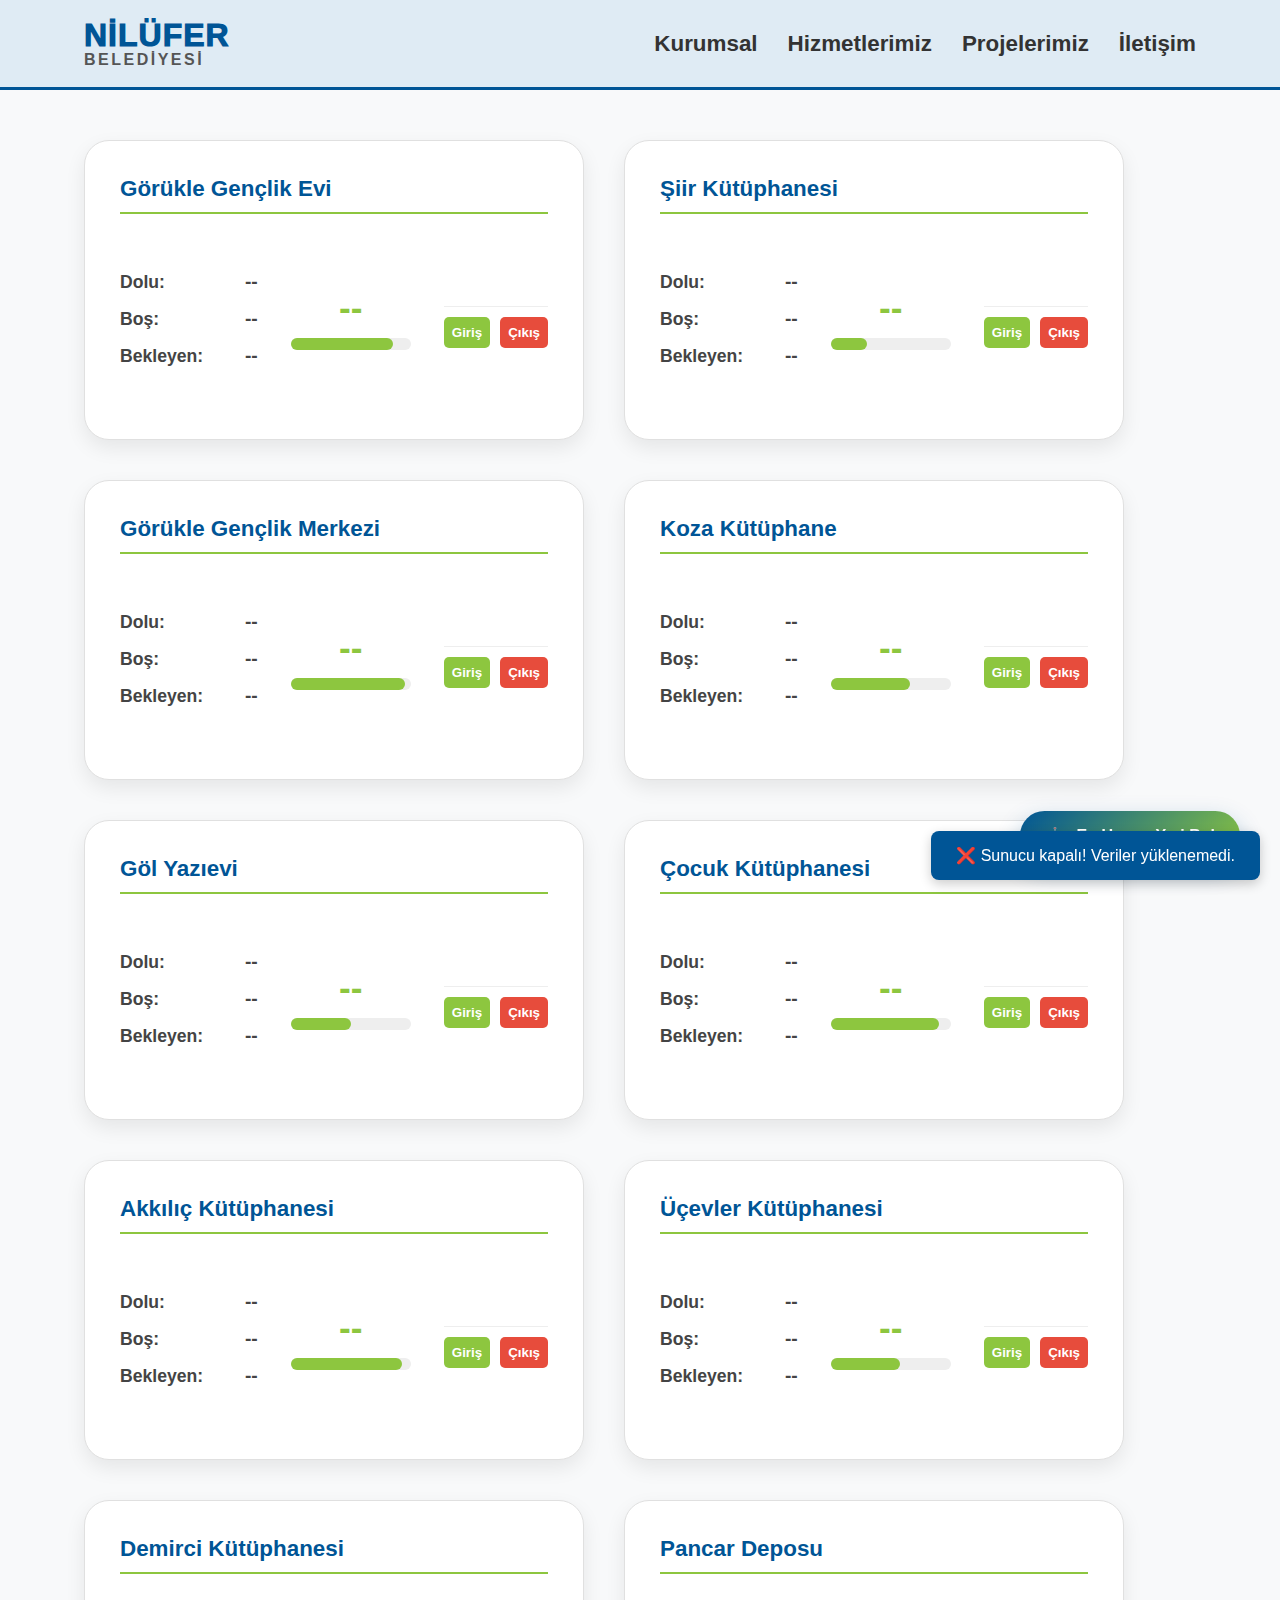
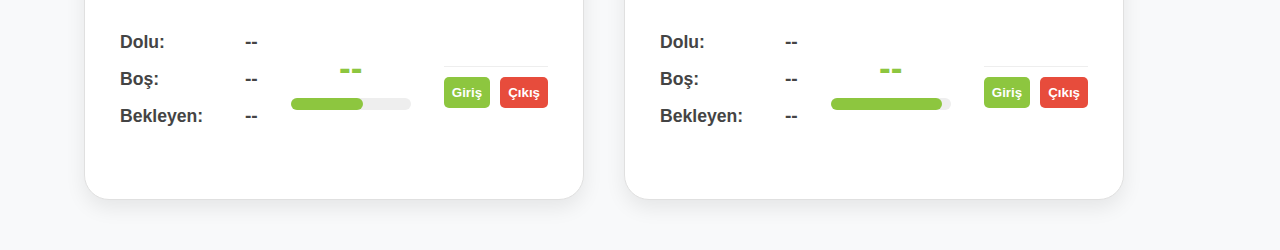
<file: kütüphane.html>
<!DOCTYPE html>
<html lang="en">
<head>
    <meta charset="UTF-8">
    <meta name="viewport" content="width=device-width, initial-scale=1.0">
    <title>Kütüphaneler</title>
    <link rel="stylesheet" href="style.css">
    <link rel="stylesheet" href="kütüphanestyle.css">
</head>
<body>
    <script src="kutuphaneJS.js"></script>
        <div id="kutuphane-ai-btn" class="ai-asistan-btn">
            <div class="ai-ikon-wrapper">🤖</div>
            <span>En Uygun Yeri Bul</span>
        </div>

        <div id="ai-panel" class="ai-panel">
            <div class="panel-ust">
                <h4>Nilüfer Akıllı Asistan</h4>
                <span id="panel-kapat">✕</span>
            </div>
            <div id="ai-sonuc" class="panel-icerik">
                <p>Butona basarak analizi başlatın...</p>
            </div>
        </div>

    <header class="ust-bilgi">
            <nav class="ana-gezinti" id="ana-menu">
                <div class="konteynir">
                    <a href="index.html" class="logo">
                        <span class="logo-metin">NİLÜFER</span>
                        <span class="logo-alt-metin">BELEDİYESİ</span>
                    </a>

                    <ul class="menu-listesi">
                        <li class="menu-ogesi"><a href="#kurumsal" class="menu-linki">Kurumsal</a></li>
                        <li class="menu-ogesi"><a href="sosyaltesisler.html" class="menu-linki">Hizmetlerimiz</a></li>
                        <li class="menu-ogesi"><a href="#projeler" class="menu-linki">Projelerimiz</a></li>
                        <li class="menu-ogesi"><a href="#iletisim" class="menu-linki">İletişim</a></li>
                    </ul>

                </div>
            </nav>
        </header>

        <section class="kutuphane-izleme-paneli">
            <div class="konteynir">
                <div class="kart-listesi">
                    
                    <div class="bilgi-karti" id="gorukle-genclik-evi">
                        <h3 class="yer-adi">Görükle Gençlik Evi</h3>
                        <div class="kart-govde">
                            <div class="sol-veriler">
                                <div class="veri-satiri"><span class="etiket">Dolu:</span> <span class="deger">--</span></div>
                                <div class="veri-satiri"><span class="etiket">Boş:</span> <span class="deger">--</span></div>
                                <div class="veri-satiri bekleyen"><span class="etiket">Bekleyen:</span> <span class="deger">--</span></div>
                            </div>
                            <div class="sag-doluluk">
                                <div class="yuzde-daire">--</div>
                                <div class="durum-bar-arkaplan">
                                    <div class="durum-bar-doluluk" style="width: 85%;"></div>
                                </div>
                            </div>
                            <div class="kart-islemler">
                                <button class="islem-btn giris-btn" onclick="kapasiteDegistir(this, 'giris')">Giriş</button>
                                <button class="islem-btn cikis-btn" onclick="kapasiteDegistir(this, 'cikis')">Çıkış</button>
                            </div>
                        </div>
                    </div>

                    <div class="bilgi-karti" id="siir-kutuphanesi">
                        <h3 class="yer-adi">Şiir Kütüphanesi</h3>
                        <div class="kart-govde">
                            <div class="sol-veriler">
                                <div class="veri-satiri"><span class="etiket">Dolu:</span> <span class="deger">--</span></div>
                                <div class="veri-satiri"><span class="etiket">Boş:</span> <span class="deger">--</span></div>
                                <div class="veri-satiri"><span class="etiket">Bekleyen:</span> <span class="deger">--</span></div>
                            </div>
                            <div class="sag-doluluk">
                                <div class="yuzde-daire">--</div>
                                <div class="durum-bar-arkaplan">
                                    <div class="durum-bar-doluluk" style="width: 30%;"></div>
                                </div>
                            </div>
                            <div class="kart-islemler">
                                <button class="islem-btn giris-btn" onclick="kapasiteDegistir(this, 'giris')">Giriş</button>
                                <button class="islem-btn cikis-btn" onclick="kapasiteDegistir(this, 'cikis')">Çıkış</button>
                            </div>
                        </div>
                    </div>

                    <div class="bilgi-karti" id="gorukle-genclik-merkezi">
                        <h3 class="yer-adi">Görükle Gençlik Merkezi</h3>
                        <div class="kart-govde">
                            <div class="sol-veriler">
                                <div class="veri-satiri"><span class="etiket">Dolu:</span> <span class="deger">--</span></div>
                                <div class="veri-satiri"><span class="etiket">Boş:</span> <span class="deger">--</span></div>
                                <div class="veri-satiri bekleyen-kritik"><span class="etiket">Bekleyen:</span> <span class="deger">--</span></div>
                            </div>
                            <div class="sag-doluluk">
                                <div class="yuzde-daire">--</div>
                                <div class="durum-bar-arkaplan">
                                    <div class="durum-bar-doluluk" style="width: 95%;"></div>
                                </div>
                            </div>
                            <div class="kart-islemler">
                                <button class="islem-btn giris-btn" onclick="kapasiteDegistir(this, 'giris')">Giriş</button>
                                <button class="islem-btn cikis-btn" onclick="kapasiteDegistir(this, 'cikis')">Çıkış</button>
                            </div>
                        </div>
                    </div>

                    <div class="bilgi-karti" id="koza-kutuphane">
                        <h3 class="yer-adi">Koza Kütüphane</h3>
                        <div class="kart-govde">
                            <div class="sol-veriler">
                                <div class="veri-satiri"><span class="etiket">Dolu:</span> <span class="deger">--</span></div>
                                <div class="veri-satiri"><span class="etiket">Boş:</span> <span class="deger">--</span></div>
                                <div class="veri-satiri"><span class="etiket">Bekleyen:</span> <span class="deger">--</span></div>
                            </div>
                            <div class="sag-doluluk">
                                <div class="yuzde-daire">--</div>
                                <div class="durum-bar-arkaplan">
                                    <div class="durum-bar-doluluk" style="width: 66%;"></div>
                                </div>
                            </div>
                            <div class="kart-islemler">
                                <button class="islem-btn giris-btn" onclick="kapasiteDegistir(this, 'giris')">Giriş</button>
                                <button class="islem-btn cikis-btn" onclick="kapasiteDegistir(this, 'cikis')">Çıkış</button>
                            </div>
                        </div>
                    </div>

                    <div class="bilgi-karti" id="gol-yazievi">
                        <h3 class="yer-adi">Göl Yazıevi</h3>
                        <div class="kart-govde">
                            <div class="sol-veriler">
                                <div class="veri-satiri"><span class="etiket">Dolu:</span> <span class="deger">--</span></div>
                                <div class="veri-satiri"><span class="etiket">Boş:</span> <span class="deger">--</span></div>
                                <div class="veri-satiri"><span class="etiket">Bekleyen:</span> <span class="deger">--</span></div>
                            </div>
                            <div class="sag-doluluk">
                                <div class="yuzde-daire">--</div>
                                <div class="durum-bar-arkaplan">
                                    <div class="durum-bar-doluluk" style="width: 50%;"></div>
                                </div>
                            </div>
                            <div class="kart-islemler">
                                <button class="islem-btn giris-btn" onclick="kapasiteDegistir(this, 'giris')">Giriş</button>
                                <button class="islem-btn cikis-btn" onclick="kapasiteDegistir(this, 'cikis')">Çıkış</button>
                            </div>
                        </div>
                    </div>

                    <div class="bilgi-karti" id="cocuk-kutuphanesi">
                        <h3 class="yer-adi">Çocuk Kütüphanesi</h3>
                        <div class="kart-govde">
                            <div class="sol-veriler">
                                <div class="veri-satiri"><span class="etiket">Dolu:</span> <span class="deger">--</span></div>
                                <div class="veri-satiri"><span class="etiket">Boş:</span> <span class="deger">--</span></div>
                                <div class="veri-satiri"><span class="etiket">Bekleyen:</span> <span class="deger">--</span></div>
                            </div>
                            <div class="sag-doluluk">
                                <div class="yuzde-daire">--</div>
                                <div class="durum-bar-arkaplan">
                                    <div class="durum-bar-doluluk" style="width: 90%;"></div>
                                </div>
                            </div>
                            <div class="kart-islemler">
                                <button class="islem-btn giris-btn" onclick="kapasiteDegistir(this, 'giris')">Giriş</button>
                                <button class="islem-btn cikis-btn" onclick="kapasiteDegistir(this, 'cikis')">Çıkış</button>
                            </div>
                        </div>
                    </div>

                    <div class="bilgi-karti" id="akkilic-kutuphanesi">
                        <h3 class="yer-adi">Akkılıç Kütüphanesi</h3>
                        <div class="kart-govde">
                            <div class="sol-veriler">
                                <div class="veri-satiri"><span class="etiket">Dolu:</span> <span class="deger">--</span></div>
                                <div class="veri-satiri"><span class="etiket">Boş:</span> <span class="deger">--</span></div>
                                <div class="veri-satiri"><span class="etiket">Bekleyen:</span> <span class="deger">--</span></div>
                            </div>
                            <div class="sag-doluluk">
                                <div class="yuzde-daire">--</div>
                                <div class="durum-bar-arkaplan">
                                    <div class="durum-bar-doluluk" style="width: 93%;"></div>
                                </div>
                            </div>
                            <div class="kart-islemler">
                                <button class="islem-btn giris-btn" onclick="kapasiteDegistir(this, 'giris')">Giriş</button>
                                <button class="islem-btn cikis-btn" onclick="kapasiteDegistir(this, 'cikis')">Çıkış</button>
                            </div>
                        </div>
                    </div>

                    <div class="bilgi-karti" id="ucevler-kutuphanesi">
                        <h3 class="yer-adi">Üçevler Kütüphanesi</h3>
                        <div class="kart-govde">
                            <div class="sol-veriler">
                                <div class="veri-satiri"><span class="etiket">Dolu:</span> <span class="deger">--</span></div>
                                <div class="veri-satiri"><span class="etiket">Boş:</span> <span class="deger">--</span></div>
                                <div class="veri-satiri"><span class="etiket">Bekleyen:</span> <span class="deger">--</span></div>
                            </div>
                            <div class="sag-doluluk">
                                <div class="yuzde-daire">--</div>
                                <div class="durum-bar-arkaplan">
                                    <div class="durum-bar-doluluk" style="width: 58%;"></div>
                                </div>
                            </div>
                            <div class="kart-islemler">
                                <button class="islem-btn giris-btn" onclick="kapasiteDegistir(this, 'giris')">Giriş</button>
                                <button class="islem-btn cikis-btn" onclick="kapasiteDegistir(this, 'cikis')">Çıkış</button>
                            </div>
                        </div>
                    </div>

                    <div class="bilgi-karti" id="demirci-kutuphanesi">
                        <h3 class="yer-adi">Demirci Kütüphanesi</h3>
                        <div class="kart-govde">
                            <div class="sol-veriler">
                                <div class="veri-satiri"><span class="etiket">Dolu:</span> <span class="deger">--</span></div>
                                <div class="veri-satiri"><span class="etiket">Boş:</span> <span class="deger">--</span></div>
                                <div class="veri-satiri"><span class="etiket">Bekleyen:</span> <span class="deger">--</span></div>
                            </div>
                            <div class="sag-doluluk">
                                <div class="yuzde-daire">--</div>
                                <div class="durum-bar-arkaplan">
                                    <div class="durum-bar-doluluk" style="width: 60%;"></div>
                                </div>
                            </div>
                            <div class="kart-islemler">
                                <button class="islem-btn giris-btn" onclick="kapasiteDegistir(this, 'giris')">Giriş</button>
                                <button class="islem-btn cikis-btn" onclick="kapasiteDegistir(this, 'cikis')">Çıkış</button>
                            </div>
                        </div>
                    </div>

                    <div class="bilgi-karti" id="pancar-deposu">
                        <h3 class="yer-adi">Pancar Deposu</h3>
                        <div class="kart-govde">
                            <div class="sol-veriler">
                                <div class="veri-satiri"><span class="etiket">Dolu:</span> <span class="deger">--</span></div>
                                <div class="veri-satiri"><span class="etiket">Boş:</span> <span class="deger">--</span></div>
                                <div class="veri-satiri bekleyen-kritik"><span class="etiket">Bekleyen:</span> <span class="deger">--</span></div>
                            </div>
                            <div class="sag-doluluk">
                                <div class="yuzde-daire">--</div>
                                <div class="durum-bar-arkaplan">
                                    <div class="durum-bar-doluluk" style="width: 93%;"></div>
                                </div>
                            </div>
                            <div class="kart-islemler">
                                <button class="islem-btn giris-btn" onclick="kapasiteDegistir(this, 'giris')">Giriş</button>
                                <button class="islem-btn cikis-btn" onclick="kapasiteDegistir(this, 'cikis')">Çıkış</button>
                            </div>
                        </div>
                    </div>

                </div> </div>
        </section>
</body>
</html>
</file>
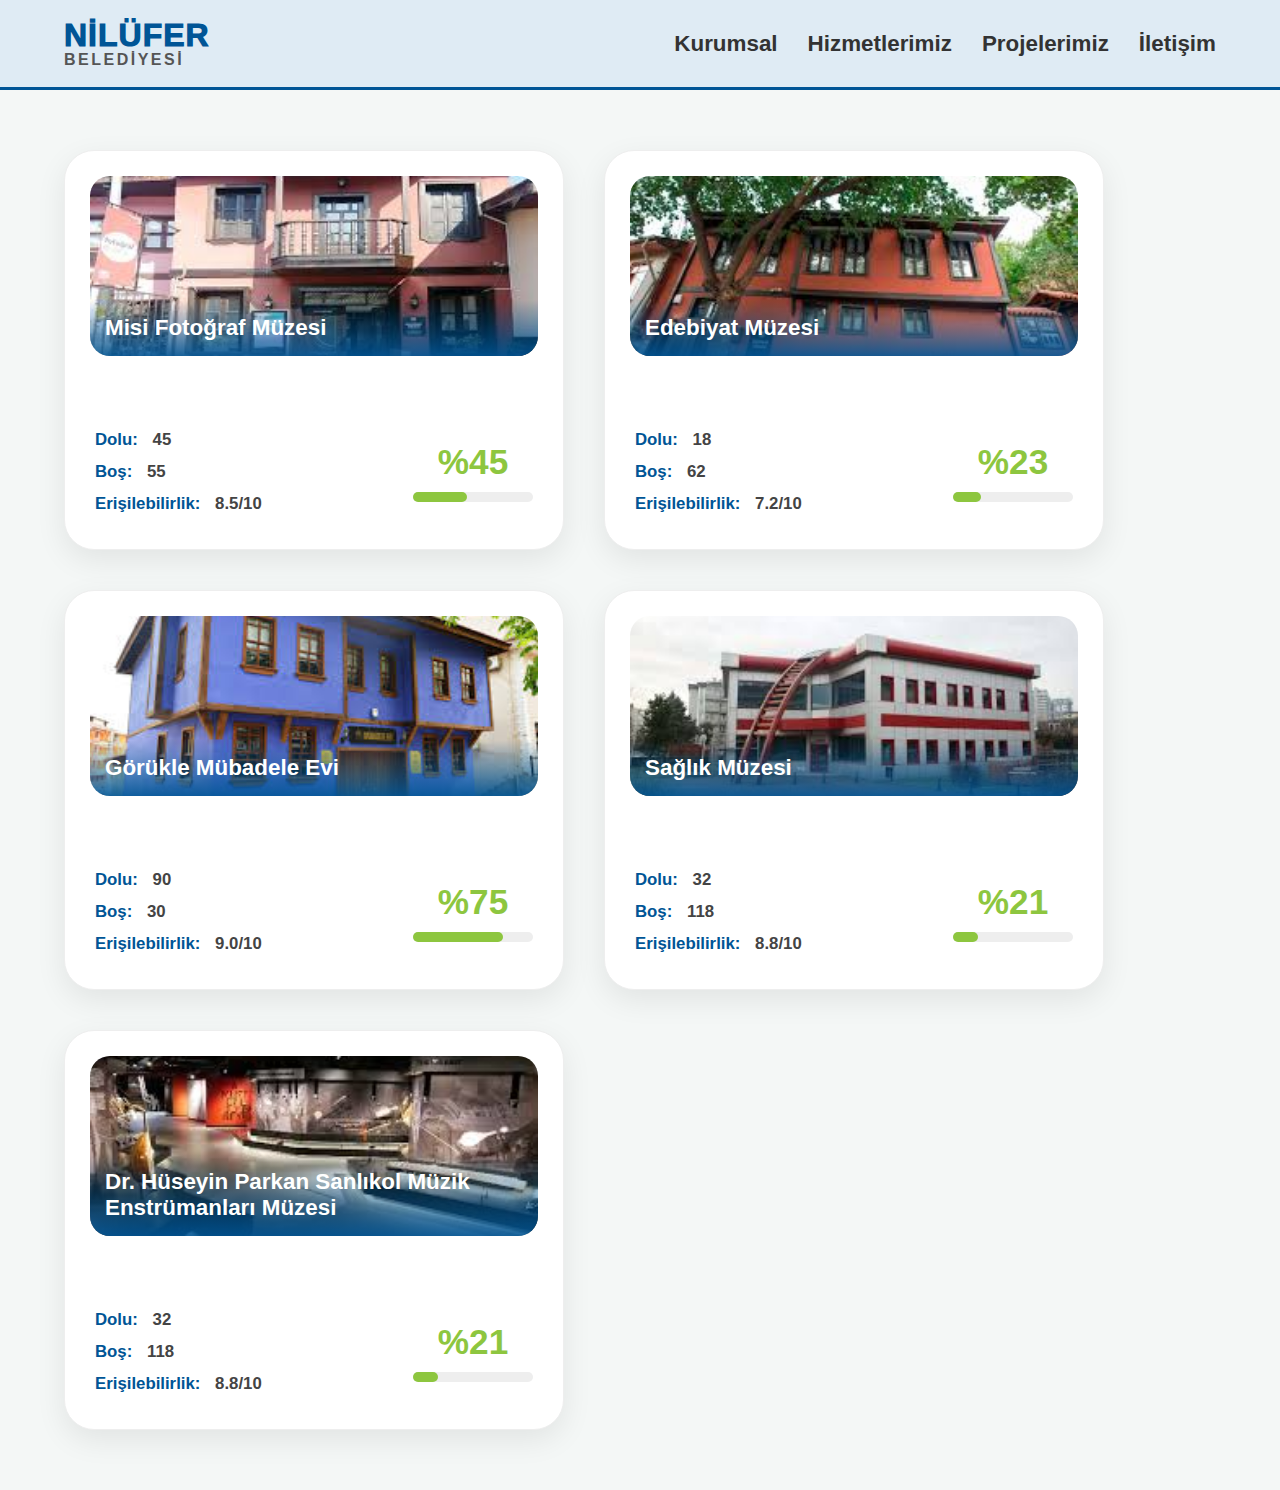
<file: müzeler.html>
<!DOCTYPE html>
<html lang="en">
<head>
    <meta charset="UTF-8">
    <meta name="viewport" content="width=device-width, initial-scale=1.0">
    <title>Müzeler</title>
    <link rel="stylesheet" href="style.css">
    <link rel="stylesheet" href="müzestyle.css">
    <link rel="stylesheet" href="müzekontrol.js">
</head>
<body>
     <script src="müzekontrol.js"></script>
     
    <header class="ust-bilgi">
            <nav class="ana-gezinti" id="ana-menu">
                <div class="konteynir">
                    <a href="index.html" class="logo">
                        <span class="logo-metin">NİLÜFER</span>
                        <span class="logo-alt-metin">BELEDİYESİ</span>
                    </a>

                    <ul class="menu-listesi">
                        <li class="menu-ogesi"><a href="#kurumsal" class="menu-linki">Kurumsal</a></li>
                        <li class="menu-ogesi"><a href="sosyaltesisler.html" class="menu-linki">Hizmetlerimiz</a></li>
                        <li class="menu-ogesi"><a href="#projeler" class="menu-linki">Projelerimiz</a></li>
                        <li class="menu-ogesi"><a href="#iletisim" class="menu-linki">İletişim</a></li>
                    </ul>

                </div>
            </nav>
        </header>

        <section class="muze-izleme-paneli">
    <div class="konteynir">
        <div class="kart-listesi">

            <div class="bilgi-karti" id="muze-misi-foto">
                <div class="muze-ust">
                    <img src="img/misifotograf.jpg" class="muze-gorsel" alt="Misi Fotoğraf Müzesi">
                    <h3 class="yer-adi">Misi Fotoğraf Müzesi</h3>
                </div>
                <div class="kart-govde">
                    <div class="sol-veriler">
                        <div class="veri-satiri"><span class="etiket">Dolu:</span> <span class="deger" data-val="dolu">--</span></div>
                        <div class="veri-satiri"><span class="etiket">Boş:</span> <span class="deger" data-val="bos">--</span></div>
                        <div class="veri-satiri"><span class="etiket">Erişilebilirlik:</span> <span class="deger">8.5/10</span></div>
                    </div>
                    <div class="sag-doluluk">
                        <div class="yuzde-daire">%--</div>
                        <div class="durum-bar-arkaplan">
                            <div class="durum-bar-doluluk" style="width: 0%;"></div>
                        </div>
                    </div>
                </div>
            </div>

            <div class="bilgi-karti" id="muze-edebiyat">
                <div class="muze-ust">
                    <img src="img/edebiyatmüze.jpg" class="muze-gorsel" alt="Edebiyat Müzesi">
                    <h3 class="yer-adi">Edebiyat Müzesi</h3>
                </div>
                <div class="kart-govde">
                    <div class="sol-veriler">
                        <div class="veri-satiri"><span class="etiket">Dolu:</span> <span class="deger" data-val="dolu">--</span></div>
                        <div class="veri-satiri"><span class="etiket">Boş:</span> <span class="deger" data-val="bos">--</span></div>
                        <div class="veri-satiri"><span class="etiket">Erişilebilirlik:</span> <span class="deger">7.2/10</span></div>
                    </div>
                    <div class="sag-doluluk">
                        <div class="yuzde-daire">%--</div>
                        <div class="durum-bar-arkaplan">
                            <div class="durum-bar-doluluk" style="width: 0%;"></div>
                        </div>
                    </div>
                </div>
            </div>

            <div class="bilgi-karti" id="muze-mubadele">
                <div class="muze-ust">
                    <img src="img/mübadeleevi.jpg" class="muze-gorsel" alt="Mübadele Evi">
                    <h3 class="yer-adi">Görükle Mübadele Evi</h3>
                </div>
                <div class="kart-govde">
                    <div class="sol-veriler">
                        <div class="veri-satiri"><span class="etiket">Dolu:</span> <span class="deger" data-val="dolu">--</span></div>
                        <div class="veri-satiri"><span class="etiket">Boş:</span> <span class="deger" data-val="bos">--</span></div>
                        <div class="veri-satiri"><span class="etiket">Erişilebilirlik:</span> <span class="deger">9.0/10</span></div>
                    </div>
                    <div class="sag-doluluk">
                        <div class="yuzde-daire">%--</div>
                        <div class="durum-bar-arkaplan">
                            <div class="durum-bar-doluluk" style="width: 0%;"></div>
                        </div>
                    </div>
                </div>
            </div>

            <div class="bilgi-karti" id="muze-saglik">
                <div class="muze-ust">
                    <img src="img/saglikmüze.jpg" class="muze-gorsel" alt="Sağlık Müzesi">
                    <h3 class="yer-adi">Sağlık Müzesi</h3>
                </div>
                <div class="kart-govde">
                    <div class="sol-veriler">
                        <div class="veri-satiri"><span class="etiket">Dolu:</span> <span class="deger" data-val="dolu">--</span></div>
                        <div class="veri-satiri"><span class="etiket">Boş:</span> <span class="deger" data-val="bos">--</span></div>
                        <div class="veri-satiri"><span class="etiket">Erişilebilirlik:</span> <span class="deger">8.8/10</span></div>
                    </div>
                    <div class="sag-doluluk">
                        <div class="yuzde-daire">%--</div>
                        <div class="durum-bar-arkaplan">
                            <div class="durum-bar-doluluk" style="width: 0%;"></div>
                        </div>
                    </div>
                </div>
            </div>

            <div class="bilgi-karti" id="muze-müzik">
                <div class="muze-ust">
                    <img src="img/müzikmüzesi.jpg" class="muze-gorsel" alt="Müzik Müzesi">
                    <h3 class="yer-adi">Dr. Hüseyin Parkan Sanlıkol Müzik Enstrümanları Müzesi</h3>
                </div>
                <div class="kart-govde">
                    <div class="sol-veriler">
                        <div class="veri-satiri"><span class="etiket">Dolu:</span> <span class="deger" data-val="dolu">--</span></div>
                        <div class="veri-satiri"><span class="etiket">Boş:</span> <span class="deger" data-val="bos">--</span></div>
                        <div class="veri-satiri"><span class="etiket">Erişilebilirlik:</span> <span class="deger">8.8/10</span></div>
                    </div>
                    <div class="sag-doluluk">
                        <div class="yuzde-daire">%--</div>
                        <div class="durum-bar-arkaplan">
                            <div class="durum-bar-doluluk" style="width: 0%;"></div>
                        </div>
                    </div>
                </div>
            </div>

        </div>
    </div>
</section>
    
</body>
</html>
</file>
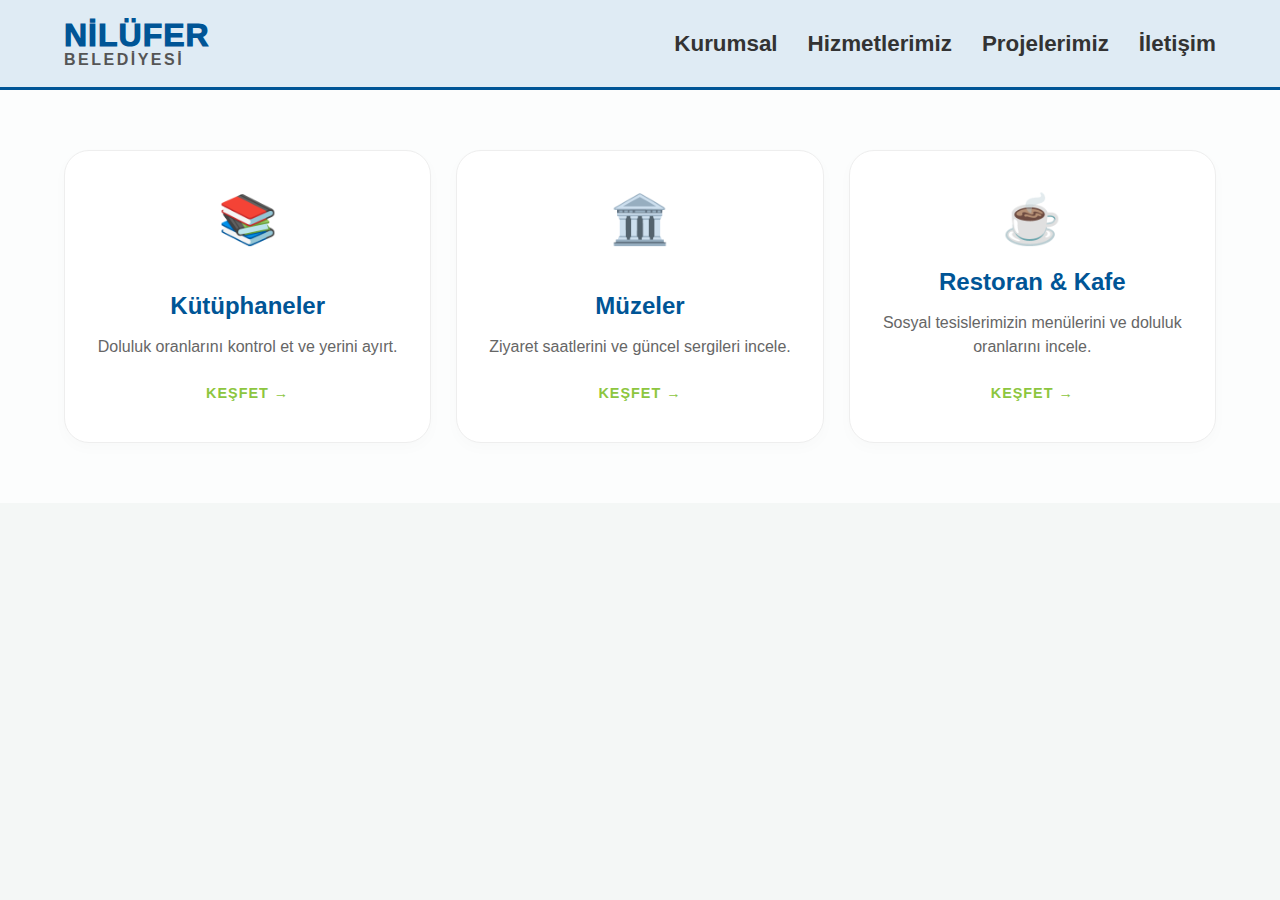
<file: sosyaltesisler.html>
<!DOCTYPE html>
<html lang="en">
<head>
    <meta charset="UTF-8">
    <meta name="viewport" content="width=device-width, initial-scale=1.0">
    <title>Sosyal Tesislerimiz</title>
    <link rel="stylesheet" href="style.css">
    <link rel="stylesheet" href="hizmetlerstylw.css">
</head>
<body>
    <header class="ust-bilgi">
            <nav class="ana-gezinti" id="ana-menu">
                <div class="konteynir">
                    <a href="index.html" class="logo">
                        <span class="logo-metin">NİLÜFER</span>
                        <span class="logo-alt-metin">BELEDİYESİ</span>
                    </a>

                    <ul class="menu-listesi">
                        <li class="menu-ogesi"><a href="#kurumsal" class="menu-linki">Kurumsal</a></li>
                        <li class="menu-ogesi"><a href="sosyaltesisler.html" class="menu-linki">Hizmetlerimiz</a></li>
                        <li class="menu-ogesi"><a href="#projeler" class="menu-linki">Projelerimiz</a></li>
                        <li class="menu-ogesi"><a href="#iletisim" class="menu-linki">İletişim</a></li>
                    </ul>

                </div>
            </nav>
        </header>

        <section class="sosyal-tesis-secenekleri">
            <div class="konteynir">
                <div class="yan-yana-izgara">
                    
                    <a href="kütüphane.html" class="tesis-bari" id="bar-kutuphane">
                        <div class="tesis-ust">
                            <span class="tesis-ikon">📚</span>
                        </div>
                        <div class="tesis-alt">
                            <h3>Kütüphaneler</h3>
                            <p>Doluluk oranlarını kontrol et ve yerini ayırt.</p>
                            <span class="tesis-buton-taklidi">Keşfet →</span>
                        </div>
                    </a>

                    <a href="müzeler.html" class="tesis-bari" id="bar-muze">
                        <div class="tesis-ust">
                            <span class="tesis-ikon">🏛️</span>
                        </div>
                        <div class="tesis-alt">
                            <h3>Müzeler</h3>
                            <p>Ziyaret saatlerini ve güncel sergileri incele.</p>
                            <span class="tesis-buton-taklidi">Keşfet →</span>
                        </div>
                    </a>

                    <a href="/Restaurant&Cafe/restaurant&cafe.html" class="tesis-bari" id="bar-kafe">
                        <div class="tesis-ust">
                            <span class="tesis-ikon">☕</span>
                        </div>
                        <div class="tesis-alt">
                            <h3>Restoran & Kafe</h3>
                            <p>Sosyal tesislerimizin menülerini ve doluluk oranlarını incele.</p>
                            <span class="tesis-buton-taklidi">Keşfet →</span>
                        </div>
                    </a>

                </div>
            </div>
        </section>
    
</body>
</html>
</file>
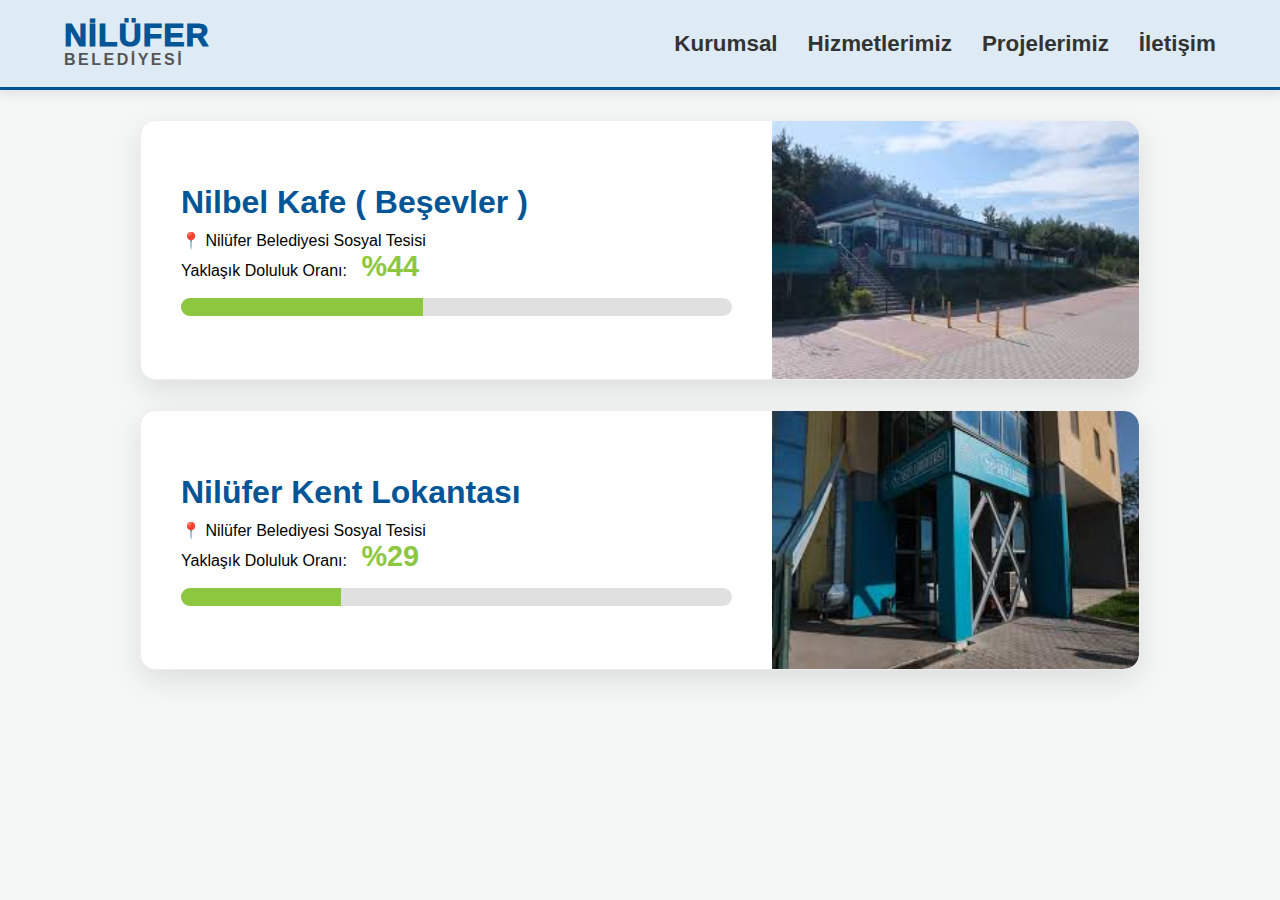
<file: Restaurant&Cafe/restaurant&cafe.html>
<!DOCTYPE html>
<html lang="en">
<head>
    <meta charset="UTF-8">
    <meta name="viewport" content="width=device-width, initial-scale=1.0">
    <title>Restaurant & Cafe</title>
    <link rel="stylesheet" href="/style.css">
    <link rel="stylesheet" href="/Restaurant&Cafe/cafelerstyle.css">
</head>
<body>
    <script src="restaurantJS.js"></script>
    <script src="restaurantJS2.js"></script>
    <header class="ust-bilgi">
            <nav class="ana-gezinti" id="ana-menu">
                <div class="konteynir">
                    <a href="/index.html" class="logo">
                        <span class="logo-metin">NİLÜFER</span>
                        <span class="logo-alt-metin">BELEDİYESİ</span>
                    </a>

                    <ul class="menu-listesi">
                        <li class="menu-ogesi"><a href="#kurumsal" class="menu-linki">Kurumsal</a></li>
                        <li class="menu-ogesi"><a href="/sosyaltesisler.html" class="menu-linki">Hizmetlerimiz</a></li>
                        <li class="menu-ogesi"><a href="#projeler" class="menu-linki">Projelerimiz</a></li>
                        <li class="menu-ogesi"><a href="#iletisim" class="menu-linki">İletişim</a></li>
                    </ul>

                </div>
            </nav>
        </header>

        <div class="nilbel-yatay-kart">
            <div class="nilbel-sol">
                <h2 class="nilbel-baslik">Nilbel Kafe ( Beşevler )</h2>
                <p class="nilbel-konum">📍 Nilüfer Belediyesi Sosyal Tesisi</p>
                
                <div class="doluluk-analiz-alani">
                    <div class="yuzde-bilgi">
                        <span>Yaklaşık Doluluk Oranı:</span>
                        <span id="nilbel-yuzde" class="vurgu-oran">%0</span>
                    </div>
                    <div class="progress-container">
                        <div id="nilbel-bar" class="progress-bar"></div>
                    </div>
                </div>
            </div>
            <div class="nilbel-sag-resim"></div>
        </div>
    
        <div class="kent-yatay-kart">
            <div class="kent-sol">
                <h2 class="kent-baslik">Nilüfer Kent Lokantası</h2>
                <p class="kent-konum">📍 Nilüfer Belediyesi Sosyal Tesisi</p>
                
                <div class="doluluk-analiz-alani">
                    <div class="yuzde-bilgi">
                        <span>Yaklaşık Doluluk Oranı:</span>
                        <span id="kent-yuzde" class="vurgu-oran">%0</span>
                    </div>
                    <div class="progress-container">
                        <div id="kent-bar" class="progress-bar"></div>
                    </div>
                </div>
            </div>
            <div class="kent-sag-resim"></div>
        </div>
</body>
</html>
</file>
<file: style.css>
* {
    margin: 0;
    padding: 0;
    box-sizing: border-box;
}

body {
    font-family: 'Inter', sans-serif;
    background-color: #f4f7f6;
}

.ana-gezinti {
    background-color: #dfebf4;
    height: 90px;
    display: flex;
    align-items: center;
    box-shadow: 0 3px 12px rgba(0, 0, 0, 0.1);
    border-bottom: 3px solid #005596;
}

.konteynir {
    width: 90%;
    max-width: 1200px;
    margin: 0 auto;
    display: flex;
    justify-content: space-between;
    align-items: center;
}

.logo {
    text-decoration: none;
    display: flex;
    flex-direction: column;
}

.logo-metin {
    color: #005596;
    font-weight: 1000;
    font-size: 2.0rem;
    letter-spacing: 1px;
    line-height: 1;
}

.logo-alt-metin {
    color: #555;
    font-size: 1rem;
    font-weight: 600;
    letter-spacing: 2.5px;
}

.menu-listesi {
    list-style: none;
    display: flex;
    gap: 30px;
}

.panel-konteynir {
    position: relative;
}

.hizmet-paneli {
    display: none;
    position: absolute;
    top: 50px;
    left: 0;
    width: 220px;
    background: white;
    border-radius: 8px;
    box-shadow: 0 10px 25px rgba(0,0,0,0.1);
    margin-top: 15px;
    padding: 10px 0;
    
    opacity: 0;
    pointer-events: none;
    transform: translateY(10px);
    transition: all 0.3s ease;
    z-index: 999;
}

.hizmet-paneli.aktif {
    opacity: 1;
    pointer-events: auto;
    transform: translateY(0);
}

.panel-link-listesi {
    list-style: none;
}

.panel-tek-link {
    display: flex;
    align-items: center;
    padding: 12px 20px;
    text-decoration: none;
    color: #333;
    font-weight: 500;
    transition: background 0.2s;
}

.panel-tek-link:hover {
    background-color: #f8faff;
    color: #005596;
}

.vurgu-cubugu {
    width: 4px;
    height: 15px;
    background-color: #005596;
    margin-right: 12px;
    border-radius: 2px;
    opacity: 0;
    transition: opacity 0.2s;
}

.panel-tek-link:hover .vurgu-cubugu {
    opacity: 1;
}

.menu-linki {
    text-decoration: none;
    color: #333;
    font-weight: 600;
    font-size: 1.4rem;
    transition: color 0.3s ease;
    position: relative;
}

.menu-linki:hover {
    color: #005596;
}

.menu-linki::after {
    content: '';
    position: absolute;
    width: 0;
    height: 2px;
    bottom: -5px;
    left: 0;
    background-color: #005596;
    transition: width 0.3s ease;
}

.menu-linki:hover::after {
    width: 100%;
}
</file>
<file: kütüphanestyle.css>
.ai-asistan-btn {
    position: fixed;
    bottom: 40px;
    right: 40px;
    background: linear-gradient(135deg, #005596, #8dc63f);
    color: white;
    padding: 15px 25px;
    border-radius: 50px;
    display: flex;
    align-items: center;
    gap: 12px;
    cursor: pointer;
    font-weight: bold;
    box-shadow: 0 10px 25px rgba(0,85,150,0.3);
    z-index: 1000;
    transition: all 0.3s ease;
    animation: ai-pulse 2s infinite;
}

@keyframes ai-pulse {
    0% { transform: scale(1); box-shadow: 0 0 0 0 rgba(141, 198, 63, 0.7); }
    70% { transform: scale(1.05); box-shadow: 0 0 0 15px rgba(141, 198, 63, 0); }
    100% { transform: scale(1); box-shadow: 0 0 0 0 rgba(141, 198, 63, 0); }
}

.ai-panel {
    position: fixed;
    top: 0;
    right: -400px;
    width: 350px;
    height: 100%;
    background: white;
    box-shadow: -5px 0 20px rgba(0,0,0,0.1);
    transition: right 0.4s ease-in-out;
    z-index: 9999;
}

.ai-panel.acik {
    right: 0 !important;
}

.panel-ust {
    display: flex;
    justify-content: space-between;
    border-bottom: 2px solid #8dc63f;
    padding-bottom: 15px;
    margin-bottom: 20px;
    color: #005596;
}

#panel-kapat { cursor: pointer; font-weight: bold; }

.oneri-kart {
    background: #f9f9f9;
    padding: 20px;
    border-radius: 15px;
    border-left: 5px solid #8dc63f;
    margin-top: 20px;
}
.kutuphane-izleme-paneli {
    padding: 50px 0;
    background-color: #f8f9fa; 
}

.konteynir {
    max-width: 1200px;
    margin: 0 auto;
    padding: 0 20px;
}

.kart-listesi {
    display: grid;
    grid-template-columns: repeat(2, 500px); 
    justify-content: center; 
    gap: 40px;
}

.bilgi-karti {
    background: #ffffff;
    border: 1px solid #e0e0e0;
    border-radius: 25px; 
    width: 500px;
    height: 300px;
    padding: 35px;
    box-shadow: 0 8px 20px rgba(0,0,0,0.08);
    display: flex;
    flex-direction: column;
    justify-content: space-between; 
    transition: all 0.3s ease;
}

.bilgi-karti:hover {
    transform: translateY(-10px);
    box-shadow: 0 12px 30px rgba(0, 85, 150, 0.15);
    border-color: #005596;
}

.yer-adi {
    color: #005596;
    font-size: 1.4rem;
    font-weight: 700;
    margin-bottom: 20px;
    border-bottom: 2px solid #8dc63f;
    padding-bottom: 10px;
}

.kart-govde {
    display: flex;
    justify-content: space-between;
    align-items: center;
    flex-grow: 1;
}

.sol-veriler {
    display: flex;
    flex-direction: column;
    gap: 15px;
}

.veri-satiri {
    font-size: 1.1rem;
    color: #444;
}

.etiket {
    font-weight: 600;
    width: 120px;
    display: inline-block;
}

.deger {
    font-weight: 800;
    font-size: 1.2rem;
}

.sag-doluluk {
    text-align: center;
    width: 120px;
}

.yuzde-daire {
    font-size: 2.2rem;
    font-weight: 900;
    color: #8dc63f;
    margin-bottom: 10px;
}

.durum-bar-arkaplan {
    width: 100%;
    height: 12px;
    background: #eee;
    border-radius: 20px;
}

.durum-bar-doluluk {
    height: 100%;
    background: #8dc63f;
    border-radius: 20px;
}

@media (max-width: 1100px) {
    .kart-listesi {
        grid-template-columns: 1fr;
        justify-items: center;
    }
}

.kart-islemler {
    display: flex;
    gap: 10px;
    margin-top: 15px;
    padding-top: 10px;
    border-top: 1px solid #eee;
}

.islem-btn {
    flex: 1;
    padding: 8px;
    border: none;
    border-radius: 5px;
    cursor: pointer;
    font-weight: bold;
    transition: 0.3s;
}

.giris-btn { background-color: #8dc63f; color: white; } /* Nilüfer Yeşili */
.giris-btn:hover { background-color: #7ab337; }

.cikis-btn { background-color: #e74c3c; color: white; } /* Uyarı Kırmızısı */
.cikis-btn:hover { background-color: #c0392b; }

.bildirim-kutusu {
    position: fixed;
    bottom: 20px;
    right: 20px;
    padding: 15px 25px;
    background-color: #005596;
    color: white;
    border-radius: 8px;
    box-shadow: 0 4px 12px rgba(0,0,0,0.2);
    z-index: 10000;
    opacity: 0;
    transition: 0.5s;
}
.bildirim-kutusu.goster { opacity: 1; }
</file>
<file: müzestyle.css>
.muze-izleme-paneli {
    padding: 60px 0;
    background-color: #f4f7f6;
}

.kart-listesi {
    display: grid;
    grid-template-columns: repeat(2, 500px);
    gap: 40px;
    justify-content: center;
}

.bilgi-karti {
    width: 500px;
    height: 400px;
    background: #ffffff;
    border-radius: 30px;
    padding: 25px;
    box-shadow: 0 10px 30px rgba(0,0,0,0.08);
    display: flex;
    flex-direction: column;
    justify-content: space-between;
    border: 1px solid #eee;
}

.muze-ust {
    position: relative;
    height: 180px;
    border-radius: 20px;
    overflow: hidden;
}

.muze-gorsel {
    width: 100%;
    height: 100%;
    object-fit: cover;
}

.yer-adi {
    position: absolute;
    bottom: 0;
    left: 0;
    right: 0;
    padding: 15px;
    background: linear-gradient(transparent, rgba(0, 85, 150, 0.9));
    color: white;
    font-size: 1.4rem;
    margin: 0;
}

.kart-govde {
    display: flex;
    justify-content: space-between;
    align-items: center;
    padding: 10px 5px;
}

.sol-veriler {
    display: flex;
    flex-direction: column;
    gap: 12px;
}

.veri-satiri {
    font-size: 1.05rem;
    color: #444;
}

.etiket { font-weight: 600; color: #005596; margin-right: 10px; }
.deger { font-weight: 800; }

/* Doluluk Göstergesi */
.sag-doluluk {
    text-align: center;
    width: 120px;
}

.yuzde-daire {
    font-size: 2.2rem;
    font-weight: 900;
    color: #8dc63f; 
    margin-bottom: 10px;
}

.durum-bar-arkaplan {
    width: 100%;
    height: 10px;
    background: #eee;
    border-radius: 20px;
}

.durum-bar-doluluk {
    height: 100%;
    background: #8dc63f;
    border-radius: 20px;
    transition: width 1s ease-in-out; 
}
</file>
<file: hizmetlerstylw.css>
.sosyal-tesis-secenekleri {
    padding: 60px 0;
    background-color: #fcfdfd;
}

.yan-yana-izgara {
    display: grid;
    grid-template-columns: repeat(3, 1fr);
    gap: 25px;
    max-width: 1200px;
    margin: 0 auto;
}

.tesis-bari {
    background: #ffffff;
    border-radius: 25px; 
    text-decoration: none;
    padding: 40px 30px;
    text-align: center;
    border: 1px solid #eee;
    transition: all 0.4s cubic-bezier(0.175, 0.885, 0.32, 1.275);
    display: flex;
    flex-direction: column;
    justify-content: space-between;
    box-shadow: 0 5px 15px rgba(0,0,0,0.02);
}

.tesis-bari:hover {
    transform: translateY(-12px); 
    box-shadow: 0 20px 40px rgba(0, 85, 150, 0.1);
    border-color: #005596;
}

.tesis-ikon {
    font-size: 3rem;
    display: block;
    margin-bottom: 20px;
}

.tesis-alt h3 {
    color: #005596;
    font-size: 1.5rem;
    margin-bottom: 15px;
}

.tesis-alt p {
    color: #666;
    font-size: 1rem;
    line-height: 1.5;
    margin-bottom: 25px;
}

.tesis-buton-taklidi {
    color: #8dc63f;
    font-weight: 700;
    font-size: 0.9rem;
    text-transform: uppercase;
    letter-spacing: 1px;
}

@media (max-width: 900px) {
    .yan-yana-izgara {
        grid-template-columns: 1fr;
    }
}
</file>
<file: Restaurant&Cafe/cafelerstyle.css>
.nilbel-yatay-kart {
    display: flex;
    background: #fff;
    border-radius: 15px;
    margin: 30px auto;
    max-width: 1000px;
    box-shadow: 0 10px 30px rgba(0,0,0,0.1);
    overflow: hidden;
    min-height: 260px;
    border: 1px solid #eee;
}

.kent-yatay-kart {
    display: flex;
    background: #fff;
    border-radius: 15px;
    margin: 30px auto;
    max-width: 1000px;
    box-shadow: 0 10px 30px rgba(0,0,0,0.1);
    overflow: hidden;
    min-height: 260px;
    border: 1px solid #eee;
}

.kent-sol { flex: 1.5; padding: 40px; display: flex; flex-direction: column; justify-content: center; }
.nilbel-sol { flex: 1.5; padding: 40px; display: flex; flex-direction: column; justify-content: center; }

.nilbel-sag-resim {
    flex: 1;
    background-image: url('nilbelkafe.jpg');
    background-size: cover;
    background-position: center;
    border-radius: 0 15px 15px 0;
    min-height: 250px;
}

.kent-sag-resim {
    flex: 1;
    background-image: url('nilüferkent.jpg');
    background-size: cover;
    background-position: center;
    border-radius: 0 15px 15px 0;
    min-height: 250px;
}

.progress-container {
    width: 100%;
    height: 18px;
    background: #e0e0e0;
    border-radius: 10px;
    margin-top: 15px;
    overflow: hidden;
}

.progress-bar {
    height: 100%;
    width: 0%; /* JS ile dolacak */
    background: #8dc63f;
    transition: width 0.8s ease-in-out, background-color 0.5s ease;
}

.nilbel-baslik { color: #005596; margin: 0 0 10px 0; font-size: 2rem; }
.kent-baslik { color: #005596; margin: 0 0 10px 0; font-size: 2rem; }
.vurgu-oran { color: #8dc63f; font-size: 1.8rem; font-weight: bold; margin-left: 10px; }


.nilbel-not { font-size: 0.8rem; color: #999; margin-top: 20px; font-style: italic; }
</file>
